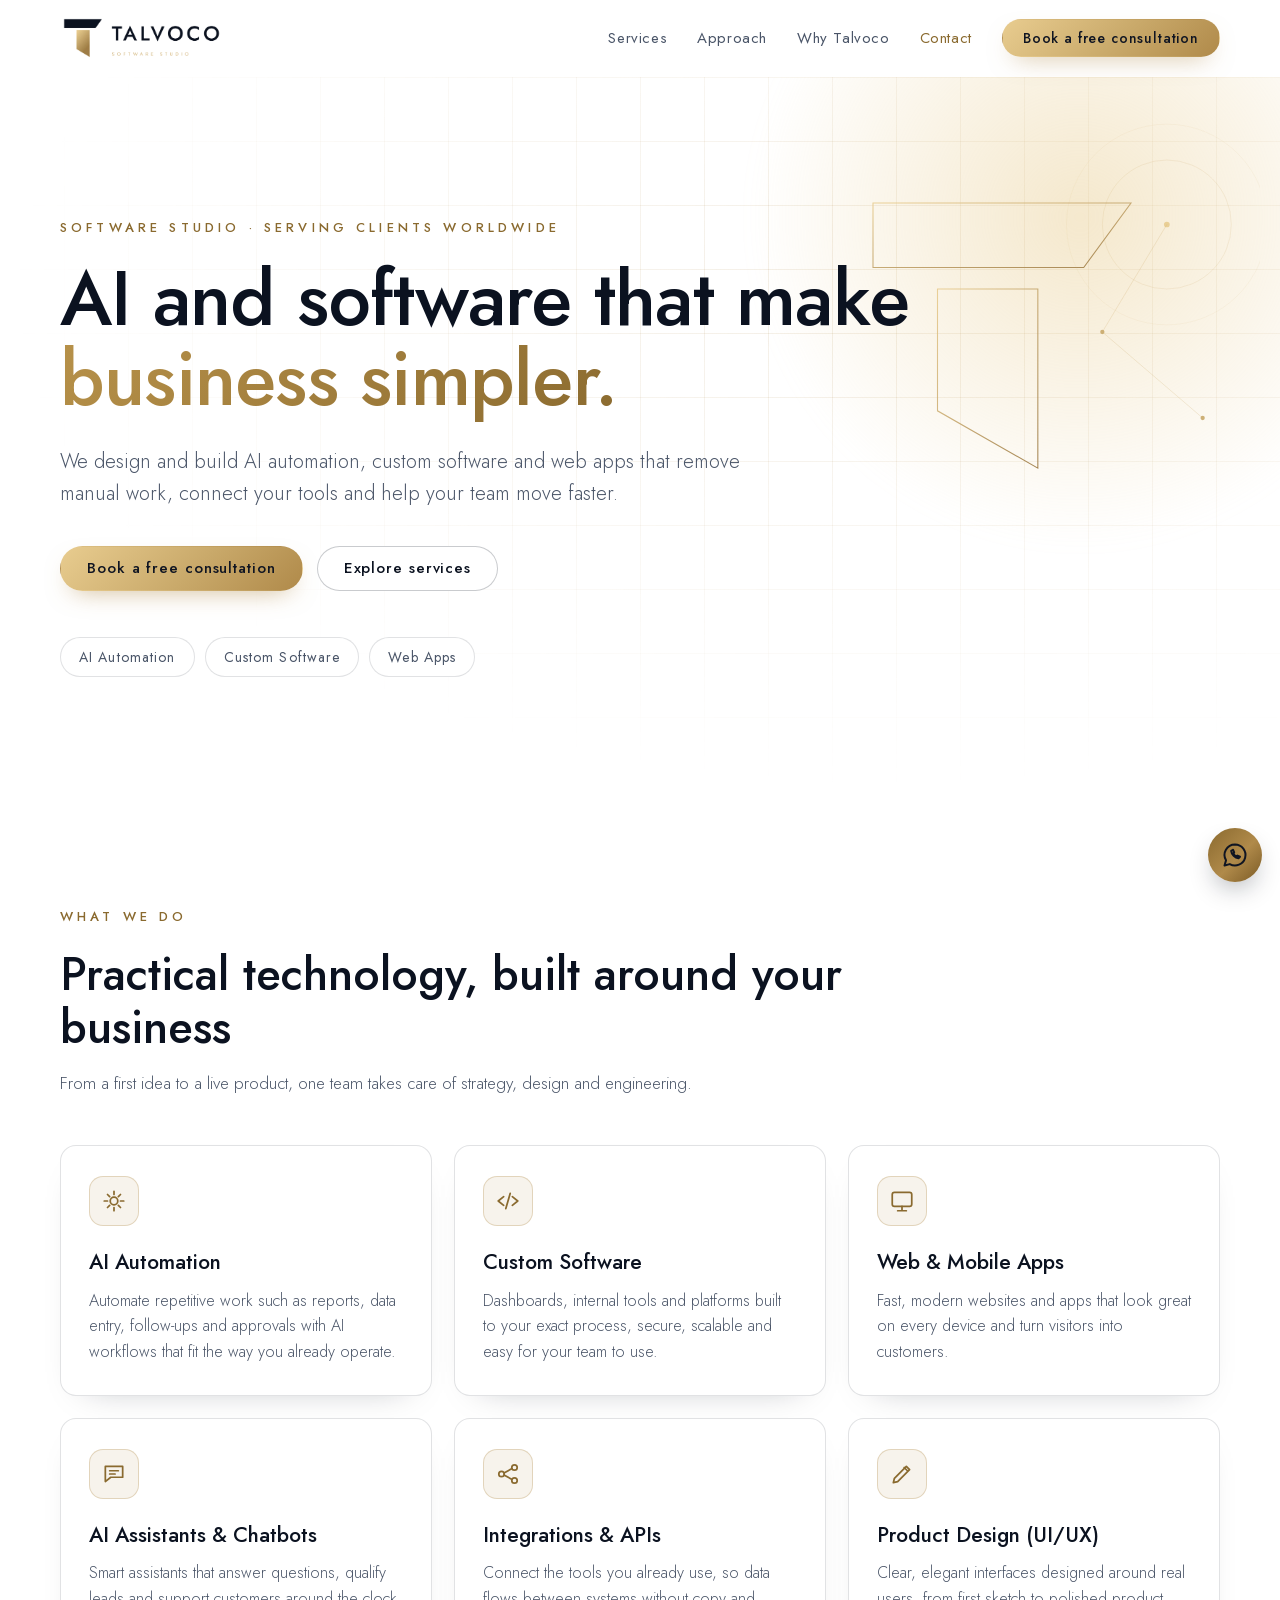
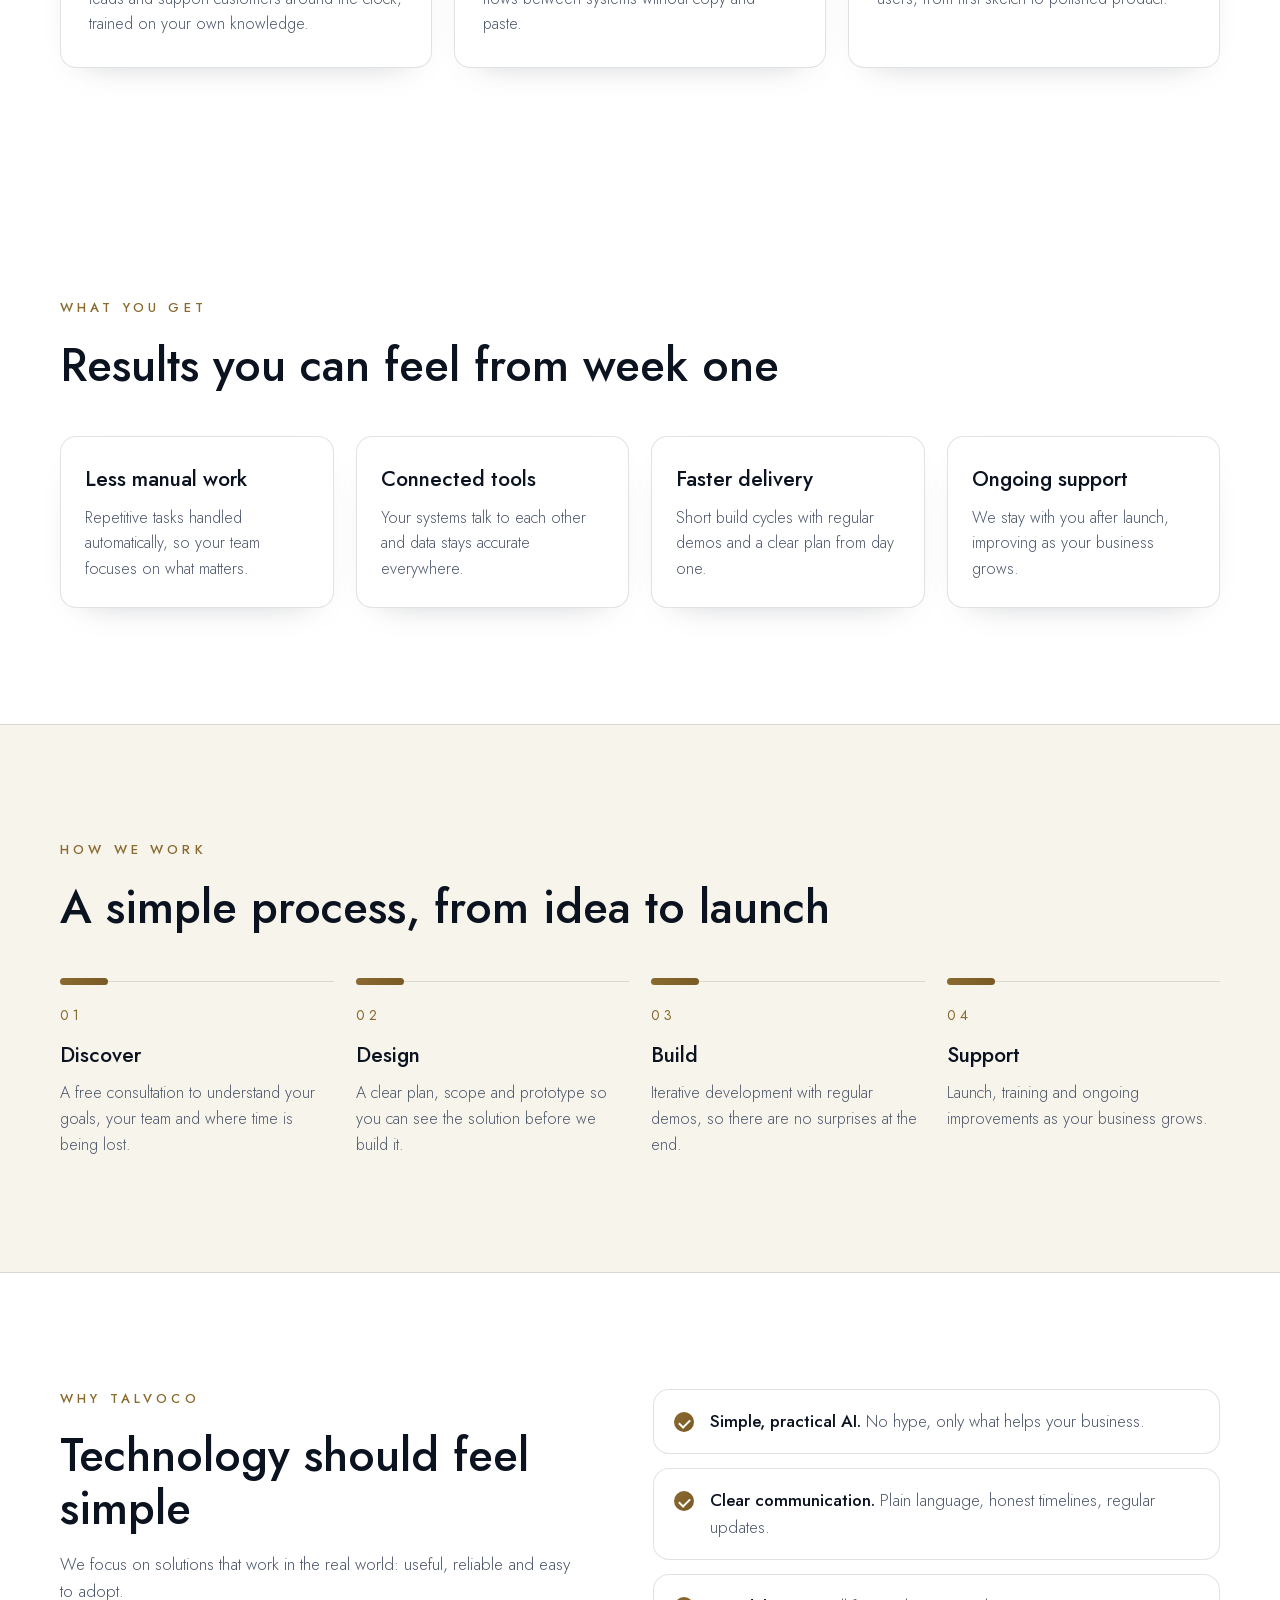
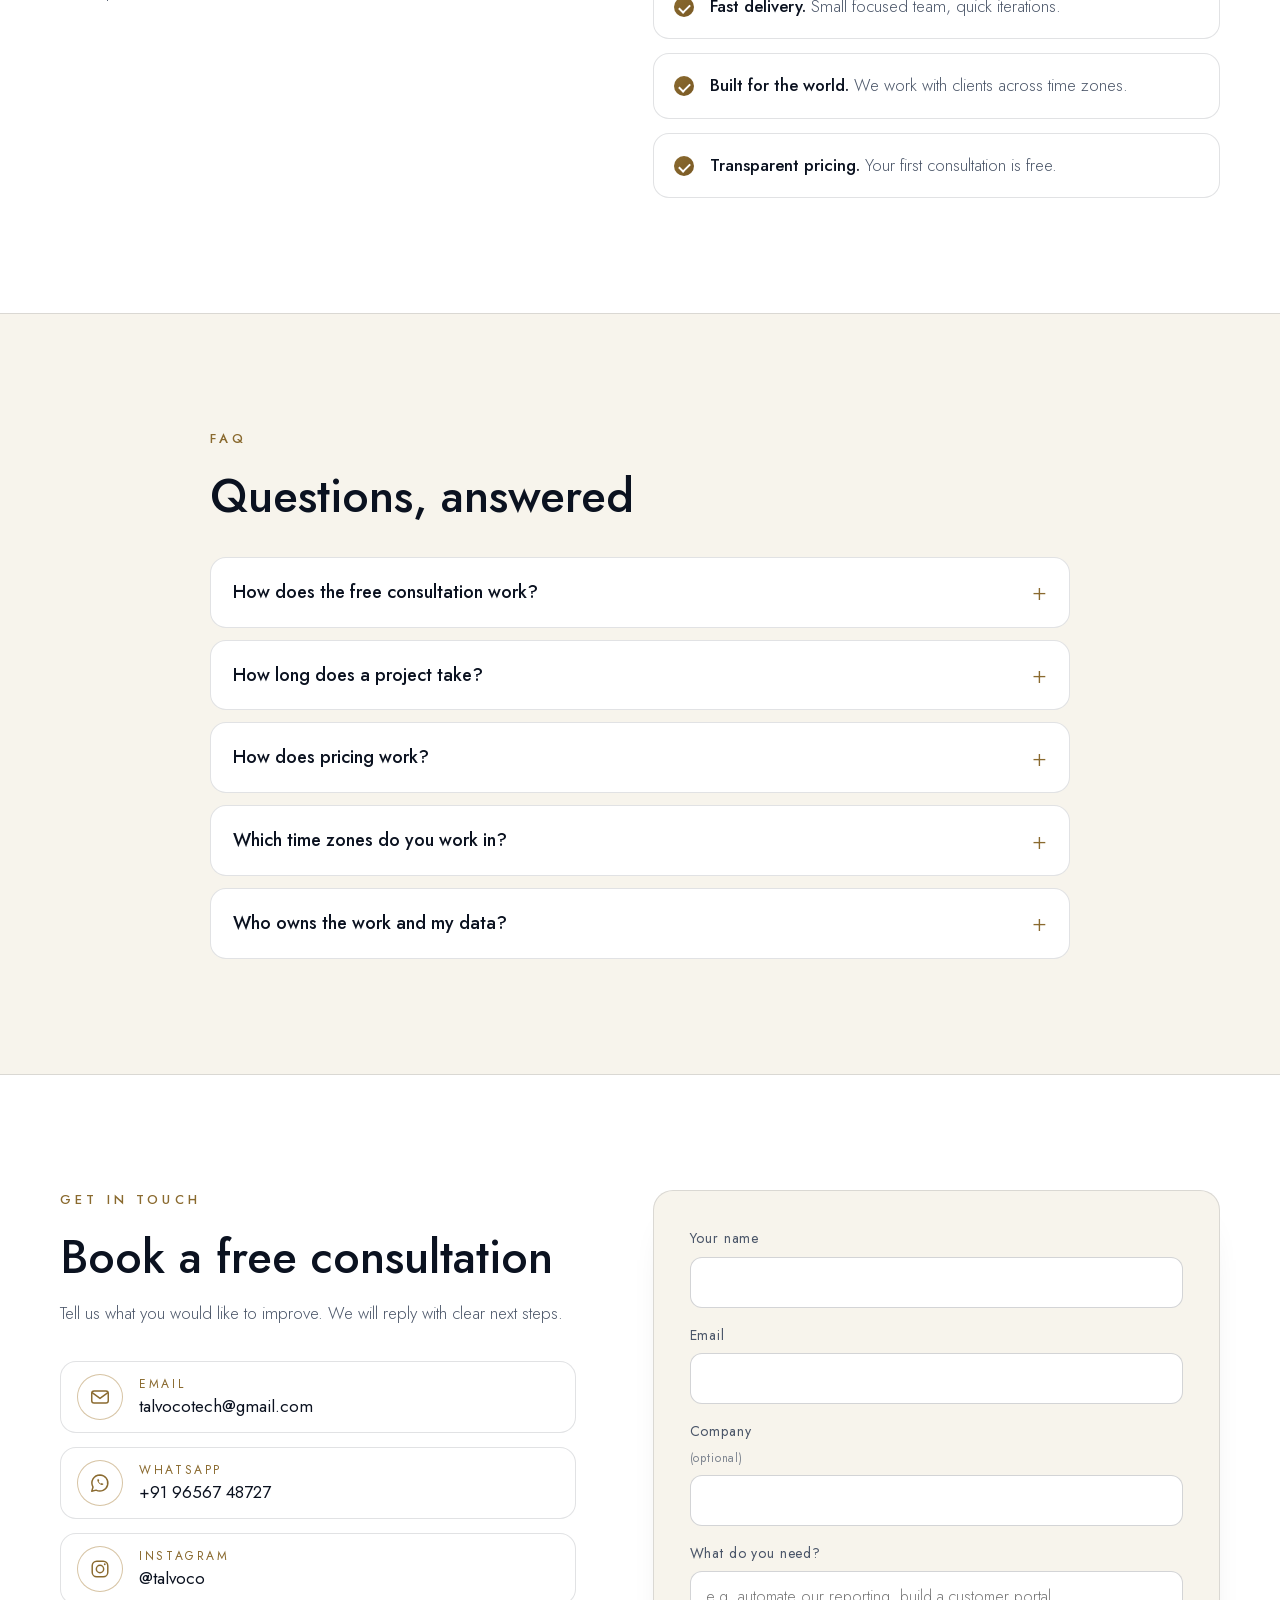
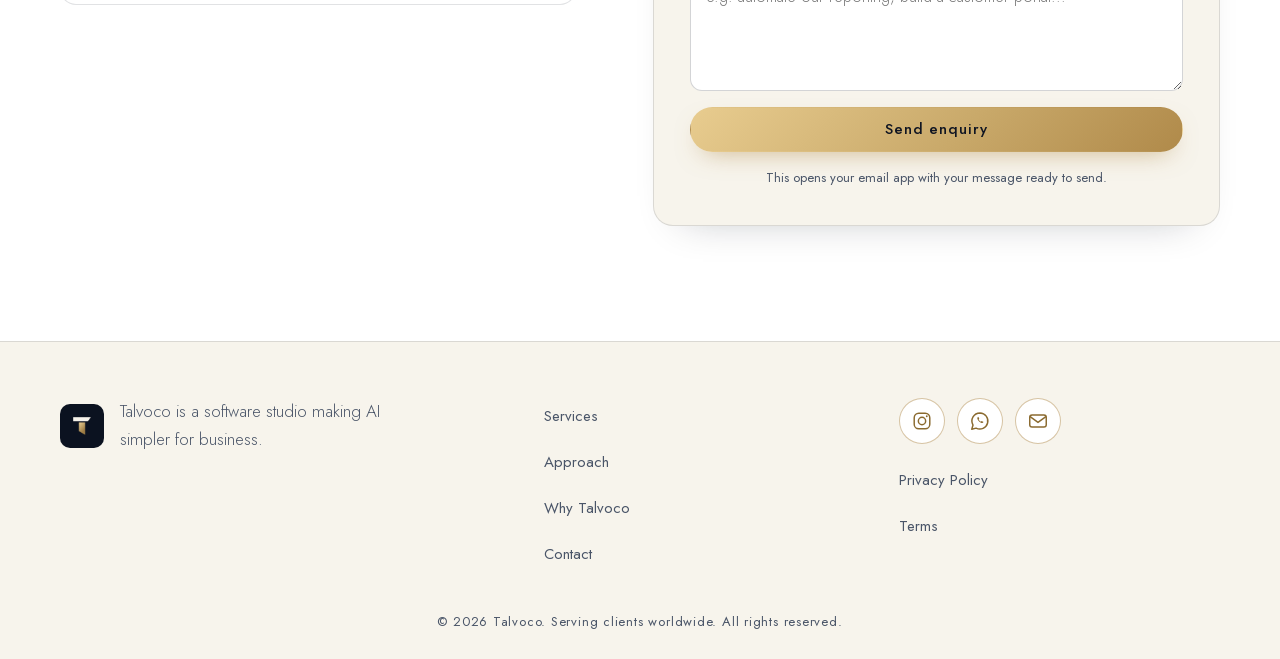
<file: index.html>
<!doctype html>
<html lang="en">
<head>
<meta charset="utf-8">
<meta name="viewport" content="width=device-width, initial-scale=1">
<title>Talvoco | AI Automation, Custom Software & Web Apps</title>
<meta name="description" content="Talvoco is a software studio on a mission to make AI simpler for business. AI automation, custom software and web apps for companies worldwide. Book a free consultation.">
<meta name="theme-color" content="#FFFFFF">
<link rel="canonical" href="https://talvoco.com/">
<link rel="icon" href="assets/img/favicon.ico" sizes="any">
<link rel="icon" type="image/png" sizes="32x32" href="assets/img/favicon-32.png">
<link rel="apple-touch-icon" href="assets/img/apple-touch-icon.png">
<meta property="og:type" content="website">
<meta property="og:site_name" content="Talvoco">
<meta property="og:title" content="Talvoco | AI Automation, Custom Software & Web Apps">
<meta property="og:description" content="Making AI simpler for business. Serving clients worldwide. Book a free consultation.">
<meta property="og:url" content="https://talvoco.com/">
<meta property="og:image" content="https://talvoco.com/assets/img/og-image.jpg">
<meta name="twitter:card" content="summary_large_image">
<link rel="preload" href="assets/fonts/jost-latin.woff2" as="font" type="font/woff2" crossorigin>
<link rel="manifest" href="site.webmanifest">
<link rel="stylesheet" href="assets/css/style.css">
<script type="application/ld+json">{"@context":"https://schema.org","@type":"ProfessionalService","name":"Talvoco","url":"https://talvoco.com","logo":"https://talvoco.com/assets/img/mark.png","image":"https://talvoco.com/assets/img/og-image.jpg","email":"talvocotech@gmail.com","areaServed":"Worldwide","sameAs":["https://www.instagram.com/talvoco"],"description":"Software studio: AI automation, custom software and web apps for businesses worldwide.","makesOffer":[{"@type":"Offer","itemOffered":{"@type":"Service","name":"AI Automation"}},{"@type":"Offer","itemOffered":{"@type":"Service","name":"Custom Software"}},{"@type":"Offer","itemOffered":{"@type":"Service","name":"Web and Mobile Apps"}},{"@type":"Offer","itemOffered":{"@type":"Service","name":"AI Assistants and Chatbots"}}]}</script>
</head>
<body>
<a class="skip" href="#main">Skip to content</a>
<header class="site-header" id="top">
  <div class="wrap bar">
    <a class="brand" href="#top" aria-label="Talvoco home"><img src="assets/img/logo-light.webp" alt="Talvoco Software Studio" width="180" height="51"></a>
    <nav id="nav" class="nav" aria-label="Main">
      <a href="#services">Services</a><a href="#approach">Approach</a><a href="#why">Why Talvoco</a><a href="#contact">Contact</a><a class="btn btn-gold nav-cta" href="#contact">Book a free consultation</a>
    </nav>
    <a class="btn btn-gold btn-sm hide-sm" href="#contact">Book a free consultation</a>
    <button class="burger" id="burger" aria-label="Menu" aria-expanded="false" aria-controls="nav"><span></span><span></span></button>
  </div>
</header>

<main id="main">
<section class="hero">
  <div class="glow" aria-hidden="true"></div>
    <div class="wrap hero-in">
    <div class="hero-top">
    <p class="eyebrow">Software Studio<span class="hide-xs"> · Serving clients worldwide</span></p>
    <h1>AI and software that make <span class="gold-text">business simpler.</span></h1>
    <p class="lead">We design and build AI automation, custom software and web apps that remove manual work<span class="hide-xs">, connect your tools and help your team move faster</span>.</p>
    </div>
    <svg class="hero-art" viewBox="0 0 600 600" aria-hidden="true"><defs><linearGradient id="g1" x1="0" y1="0" x2="1" y2="1"><stop offset="0" stop-color="#E8CC8F"/><stop offset="1" stop-color="#9C7A44"/></linearGradient></defs>
    <path d="M60 120h360l-66 90H60z" fill="none" stroke="url(#g1)" stroke-width="1.5"/>
    <path d="M150 240h140v250l-140-80z" fill="none" stroke="url(#g1)" stroke-width="1.5"/>
    <circle cx="470" cy="150" r="90" fill="none" stroke="#C9A96A" stroke-opacity=".25"/><circle cx="470" cy="150" r="140" fill="none" stroke="#C9A96A" stroke-opacity=".12"/>
    <circle cx="470" cy="150" r="4" fill="#E8CC8F"/><circle cx="380" cy="300" r="3" fill="#C9A96A"/><circle cx="520" cy="420" r="3" fill="#C9A96A"/>
    <path d="M470 150L380 300L520 420" fill="none" stroke="#C9A96A" stroke-opacity=".35"/></svg>
    <div class="hero-bottom">
    <div class="cta-row"><a class="btn btn-gold" href="#contact">Book a free consultation</a><a class="btn btn-ghost" href="#services">Explore services</a></div>
    <ul class="pills" aria-label="What we do"><li>AI Automation</li><li>Custom Software</li><li>Web Apps</li></ul>
    </div>
  </div>
</section>

<section id="services" class="section">
  <div class="wrap">
    <p class="eyebrow">What we do</p>
    <h2>Practical technology, built around your business</h2>
    <p class="sub">From a first idea to a live product, one team takes care of strategy, design and engineering.</p>
    <div class="grid3 snap">
      <article class="panel reveal"><span class="ico"><svg viewBox="0 0 24 24"><path d="M12 3v3M12 18v3M3 12h3M18 12h3M6 6l2 2M16 16l2 2M18 6l-2 2M8 16l-2 2"/><circle cx="12" cy="12" r="3.5"/></svg></span><h3>AI Automation</h3><p>Automate repetitive work such as reports, data entry, follow-ups and approvals with AI workflows that fit the way you already operate.</p></article>
      <article class="panel reveal"><span class="ico"><svg viewBox="0 0 24 24"><path d="M8 8l-5 4 5 4M16 8l5 4-5 4M14 5l-4 14"/></svg></span><h3>Custom Software</h3><p>Dashboards, internal tools and platforms built to your exact process, secure, scalable and easy for your team to use.</p></article>
      <article class="panel reveal"><span class="ico"><svg viewBox="0 0 24 24"><rect x="3" y="4" width="18" height="13" rx="2"/><path d="M8 21h8M12 17v4"/></svg></span><h3>Web &amp; Mobile Apps</h3><p>Fast, modern websites and apps that look great on every device and turn visitors into customers.</p></article>
      <article class="panel reveal"><span class="ico"><svg viewBox="0 0 24 24"><path d="M4 5h16v10H9l-5 4z"/><path d="M8 9h8M8 12h5"/></svg></span><h3>AI Assistants &amp; Chatbots</h3><p>Smart assistants that answer questions, qualify leads and support customers around the clock, trained on your own knowledge.</p></article>
      <article class="panel reveal"><span class="ico"><svg viewBox="0 0 24 24"><circle cx="6" cy="12" r="2.5"/><circle cx="18" cy="6" r="2.5"/><circle cx="18" cy="18" r="2.5"/><path d="M8.3 11l7.4-4M8.3 13l7.4 4"/></svg></span><h3>Integrations &amp; APIs</h3><p>Connect the tools you already use, so data flows between systems without copy and paste.</p></article>
      <article class="panel reveal"><span class="ico"><svg viewBox="0 0 24 24"><path d="M4 20l4-1 11-11-3-3L5 16z"/><path d="M14 6l3 3"/></svg></span><h3>Product Design (UI/UX)</h3><p>Clear, elegant interfaces designed around real users, from first sketch to polished product.</p></article>
    </div>
  </div>
</section>

<section class="section outcomes" aria-label="What you get">
  <div class="wrap">
    <p class="eyebrow">What you get</p>
    <h2>Results you can feel from week one</h2>
    <ul class="grid4">
      <li class="reveal"><h3>Less manual work</h3><p>Repetitive tasks handled automatically, so your team focuses on what matters.</p></li>
      <li class="reveal"><h3>Connected tools</h3><p>Your systems talk to each other and data stays accurate everywhere.</p></li>
      <li class="reveal"><h3>Faster delivery</h3><p>Short build cycles with regular demos and a clear plan from day one.</p></li>
      <li class="reveal"><h3>Ongoing support</h3><p>We stay with you after launch, improving as your business grows.</p></li>
    </ul>
  </div>
</section>

<section id="approach" class="section alt">
  <div class="wrap">
    <p class="eyebrow">How we work</p>
    <h2>A simple process, from idea to launch</h2>
    <ol class="steps">
      <li class="reveal"><span class="num">01</span><h3>Discover</h3><p>A free consultation to understand your goals, your team and where time is being lost.</p></li>
      <li class="reveal"><span class="num">02</span><h3>Design</h3><p>A clear plan, scope and prototype so you can see the solution before we build it.</p></li>
      <li class="reveal"><span class="num">03</span><h3>Build</h3><p>Iterative development with regular demos, so there are no surprises at the end.</p></li>
      <li class="reveal"><span class="num">04</span><h3>Support</h3><p>Launch, training and ongoing improvements as your business grows.</p></li>
    </ol>
  </div>
</section>

<section id="why" class="section">
  <div class="wrap split">
    <div>
      <p class="eyebrow">Why Talvoco</p>
      <h2>Technology should feel simple</h2>
      <p class="sub">We focus on solutions that work in the real world: useful, reliable and easy to adopt.</p>
    </div>
    <ul class="checks">
      <li><b>Simple, practical AI.</b> No hype, only what helps your business.</li>
      <li><b>Clear communication.</b> Plain language, honest timelines, regular updates.</li>
      <li><b>Fast delivery.</b> Small focused team, quick iterations.</li>
      <li><b>Built for the world.</b> We work with clients across time zones.</li>
      <li><b>Transparent pricing.</b> Your first consultation is free.</li>
    </ul>
  </div>
</section>

<section id="faq" class="section alt">
  <div class="wrap faq-wrap">
    <p class="eyebrow">FAQ</p>
    <h2>Questions, answered</h2>
    <div class="faq">
      <details><summary>How does the free consultation work?</summary><p>You tell us what you want to improve in a short call or by message. We listen, ask a few questions and suggest the simplest way forward, with no obligation.</p></details>
      <details><summary>How long does a project take?</summary><p>It depends on scope. Small automations can be ready in days, larger platforms take weeks. After the consultation we give you a clear plan and timeline.</p></details>
      <details><summary>How does pricing work?</summary><p>We quote per project after understanding your needs, so you know the cost before we start. There are no hidden charges.</p></details>
      <details><summary>Which time zones do you work in?</summary><p>We work with clients worldwide and arrange calls and updates at times that suit your team.</p></details>
      <details><summary>Who owns the work and my data?</summary><p>You do. Your data stays yours, and we agree ownership of the finished work in writing before we begin.</p></details>
    </div>
  </div>
</section>

<section id="contact" class="section">
  <div class="wrap split">
    <div>
      <p class="eyebrow">Get in touch</p>
      <h2>Book a free consultation</h2>
      <p class="sub">Tell us what you would like to improve. We will reply with clear next steps.</p>
      <ul class="contact-list">
        <li><a class="ci" href="mailto:talvocotech@gmail.com"><span class="soc"><svg viewBox="0 0 24 24" aria-hidden="true"><rect x="3" y="5.5" width="18" height="13" rx="2.5"/><path d="M3.8 7.5l8.2 6 8.2-6"/></svg></span><span class="ct"><small>Email</small>talvocotech@gmail.com</span></a></li>
        <li><a class="ci" href="https://wa.me/919656748727" target="_blank" rel="noopener"><span class="soc"><svg viewBox="0 0 24 24" aria-hidden="true"><path d="M12 3.2a8.8 8.8 0 0 0-7.6 13.2L3 21l4.7-1.2A8.8 8.8 0 1 0 12 3.2z"/><path d="M9 8.4c.2 2.9 2.9 5.6 5.7 5.9l1.2-1.2-2.1-1-.9.7a4.6 4.6 0 0 1-2.4-2.4l.7-.9-1-2.1z" fill="currentColor" stroke="none"/></svg></span><span class="ct"><small>WhatsApp</small>+91 96567 48727</span></a></li>
        <li><a class="ci" href="https://www.instagram.com/talvoco" target="_blank" rel="noopener"><span class="soc"><svg viewBox="0 0 24 24" aria-hidden="true"><rect x="3.5" y="3.5" width="17" height="17" rx="5"/><circle cx="12" cy="12" r="4"/><circle cx="17.2" cy="6.8" r="1" fill="currentColor" stroke="none"/></svg></span><span class="ct"><small>Instagram</small>@talvoco</span></a></li>
      </ul>
    </div>
    <form id="form" class="form" novalidate aria-describedby="note">
      <label>Your name<input name="name" required autocomplete="name"></label>
      <label>Email<input name="email" type="email" required autocomplete="email"></label>
      <label>Company <small>(optional)</small><input name="company" autocomplete="organization"></label>
      <label>What do you need?<textarea name="need" rows="4" required placeholder="e.g. automate our reporting, build a customer portal..."></textarea></label>
      <button class="btn btn-gold" type="submit">Send enquiry</button>
      <p class="note" id="note" role="status">This opens your email app with your message ready to send.</p>
    </form>
  </div>
</section>
</main>

<footer class="site-footer">
  <div class="wrap foot">
    <div class="foot-brand"><img src="assets/img/mark.png" alt="" width="44" height="44"><p>Talvoco is a software studio making AI simpler for business.</p></div>
    <nav aria-label="Footer"><a href="#services">Services</a><a href="#approach">Approach</a><a href="#why">Why Talvoco</a><a href="#contact">Contact</a></nav>
    <div class="foot-links"><div class="socials"><a class="soc" href="https://www.instagram.com/talvoco" target="_blank" rel="noopener" aria-label="Instagram"><svg viewBox="0 0 24 24" aria-hidden="true"><rect x="3.5" y="3.5" width="17" height="17" rx="5"/><circle cx="12" cy="12" r="4"/><circle cx="17.2" cy="6.8" r="1" fill="currentColor" stroke="none"/></svg></a><a class="soc" href="https://wa.me/919656748727" target="_blank" rel="noopener" aria-label="WhatsApp"><svg viewBox="0 0 24 24" aria-hidden="true"><path d="M12 3.2a8.8 8.8 0 0 0-7.6 13.2L3 21l4.7-1.2A8.8 8.8 0 1 0 12 3.2z"/><path d="M9 8.4c.2 2.9 2.9 5.6 5.7 5.9l1.2-1.2-2.1-1-.9.7a4.6 4.6 0 0 1-2.4-2.4l.7-.9-1-2.1z" fill="currentColor" stroke="none"/></svg></a><a class="soc" href="mailto:talvocotech@gmail.com" aria-label="Email"><svg viewBox="0 0 24 24" aria-hidden="true"><rect x="3" y="5.5" width="18" height="13" rx="2.5"/><path d="M3.8 7.5l8.2 6 8.2-6"/></svg></a></div><a href="privacy.html">Privacy Policy</a><a href="terms.html">Terms</a></div>
  </div>
  <p class="copy">© <span id="yr">2026</span> Talvoco. Serving clients worldwide. All rights reserved.</p>
</footer>
<a class="wa-float" href="https://wa.me/919656748727" target="_blank" rel="noopener" aria-label="Chat on WhatsApp"><svg viewBox="0 0 24 24" aria-hidden="true"><path d="M12 3a9 9 0 0 0-7.7 13.6L3 21l4.5-1.2A9 9 0 1 0 12 3z"/><path d="M8.7 8.5c.3 3 3.3 6 6.3 6.3l1.3-1.3-2.2-1-1 .7a5 5 0 0 1-2.5-2.5l.7-1-1-2.2z"/></svg></a>
<button class="to-top" id="toTop" aria-label="Back to top"><svg viewBox="0 0 24 24" aria-hidden="true"><path d="M6 15l6-6 6 6"/></svg></button>
<script src="assets/js/main.js" defer></script>
</body>
</html>
</file>
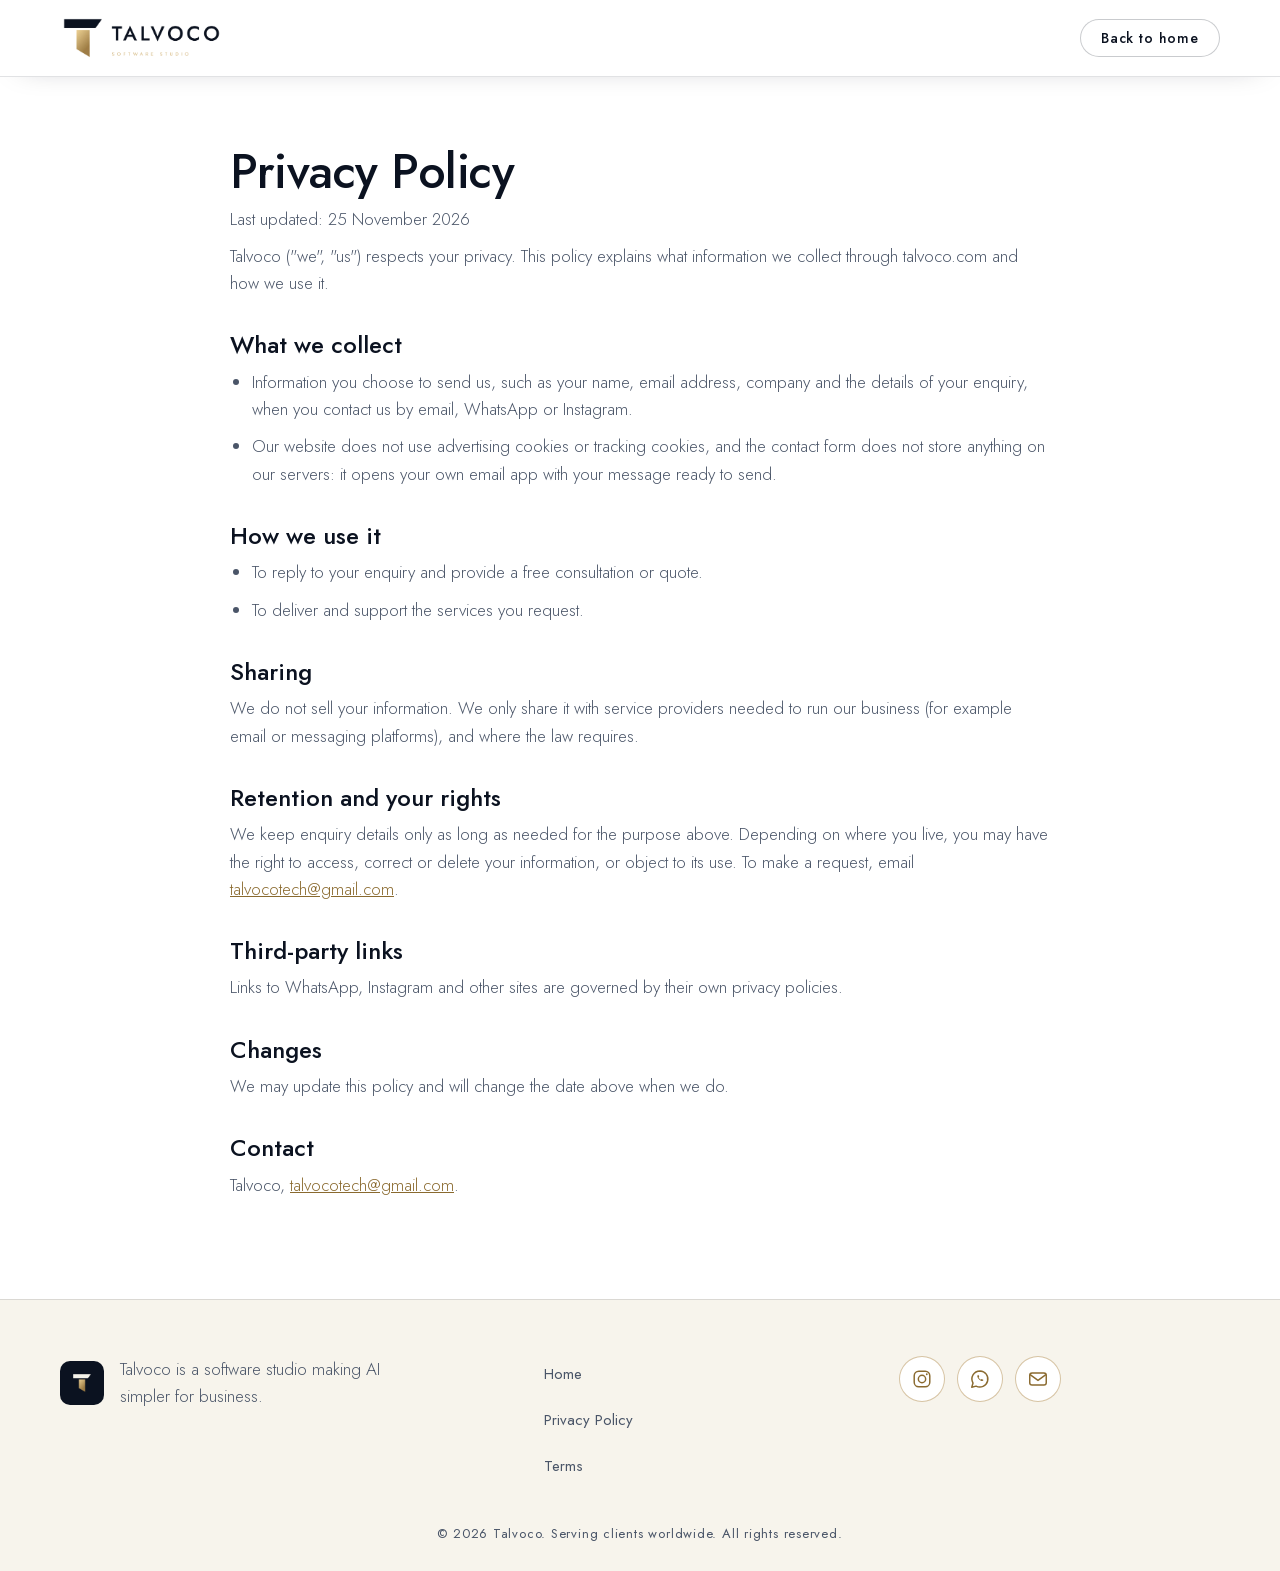
<file: privacy.html>
<!doctype html>
<html lang="en"><head><meta charset="utf-8"><meta name="viewport" content="width=device-width, initial-scale=1">
<title>Privacy Policy | Talvoco</title><meta name="description" content="How Talvoco collects and uses information."><meta name="theme-color" content="#FFFFFF"><meta name="robots" content="index,follow">
<link rel="canonical" href="https://talvoco.com/privacy.html"><link rel="icon" href="assets/img/favicon.ico" sizes="any"><link rel="apple-touch-icon" href="assets/img/apple-touch-icon.png">
<link rel="preload" href="assets/fonts/jost-latin.woff2" as="font" type="font/woff2" crossorigin><link rel="stylesheet" href="assets/css/style.css"></head>
<body><header class="site-header scrolled"><div class="wrap bar"><a class="brand" href="/" aria-label="Talvoco home"><img src="assets/img/logo-light.webp" alt="Talvoco Software Studio" width="180" height="51"></a><a class="btn btn-ghost btn-sm" style="margin-left:auto" href="/">Back to home</a></div></header>
<main class="legal"><div class="wrap">
<h1>Privacy Policy</h1><p>Last updated: 25 November 2026</p>
<p>Talvoco ("we", "us") respects your privacy. This policy explains what information we collect through talvoco.com and how we use it.</p>
<h2>What we collect</h2><ul><li>Information you choose to send us, such as your name, email address, company and the details of your enquiry, when you contact us by email, WhatsApp or Instagram.</li><li>Our website does not use advertising cookies or tracking cookies, and the contact form does not store anything on our servers: it opens your own email app with your message ready to send.</li></ul>
<h2>How we use it</h2><ul><li>To reply to your enquiry and provide a free consultation or quote.</li><li>To deliver and support the services you request.</li></ul>
<h2>Sharing</h2><p>We do not sell your information. We only share it with service providers needed to run our business (for example email or messaging platforms), and where the law requires.</p>
<h2>Retention and your rights</h2><p>We keep enquiry details only as long as needed for the purpose above. Depending on where you live, you may have the right to access, correct or delete your information, or object to its use. To make a request, email <a href="mailto:talvocotech@gmail.com">talvocotech@gmail.com</a>.</p>
<h2>Third-party links</h2><p>Links to WhatsApp, Instagram and other sites are governed by their own privacy policies.</p>
<h2>Changes</h2><p>We may update this policy and will change the date above when we do.</p>
<h2>Contact</h2><p>Talvoco, <a href="mailto:talvocotech@gmail.com">talvocotech@gmail.com</a>.</p>
</div></main>
<footer class="site-footer"><div class="wrap foot"><div class="foot-brand"><img src="assets/img/mark.png" alt="" width="44" height="44"><p>Talvoco is a software studio making AI simpler for business.</p></div><nav aria-label="Footer"><a href="/">Home</a><a href="privacy.html">Privacy Policy</a><a href="terms.html">Terms</a></nav><div class="foot-links"><div class="socials"><a class="soc" href="https://www.instagram.com/talvoco" target="_blank" rel="noopener" aria-label="Instagram"><svg viewBox="0 0 24 24" aria-hidden="true"><rect x="3.5" y="3.5" width="17" height="17" rx="5"/><circle cx="12" cy="12" r="4"/><circle cx="17.2" cy="6.8" r="1" fill="currentColor" stroke="none"/></svg></a><a class="soc" href="https://wa.me/919656748727" target="_blank" rel="noopener" aria-label="WhatsApp"><svg viewBox="0 0 24 24" aria-hidden="true"><path d="M12 3.2a8.8 8.8 0 0 0-7.6 13.2L3 21l4.7-1.2A8.8 8.8 0 1 0 12 3.2z"/><path d="M9 8.4c.2 2.9 2.9 5.6 5.7 5.9l1.2-1.2-2.1-1-.9.7a4.6 4.6 0 0 1-2.4-2.4l.7-.9-1-2.1z" fill="currentColor" stroke="none"/></svg></a><a class="soc" href="mailto:talvocotech@gmail.com" aria-label="Email"><svg viewBox="0 0 24 24" aria-hidden="true"><rect x="3" y="5.5" width="18" height="13" rx="2.5"/><path d="M3.8 7.5l8.2 6 8.2-6"/></svg></a></div></div></div><p class="copy">© 2026 Talvoco. Serving clients worldwide. All rights reserved.</p></footer></body></html>
</file>
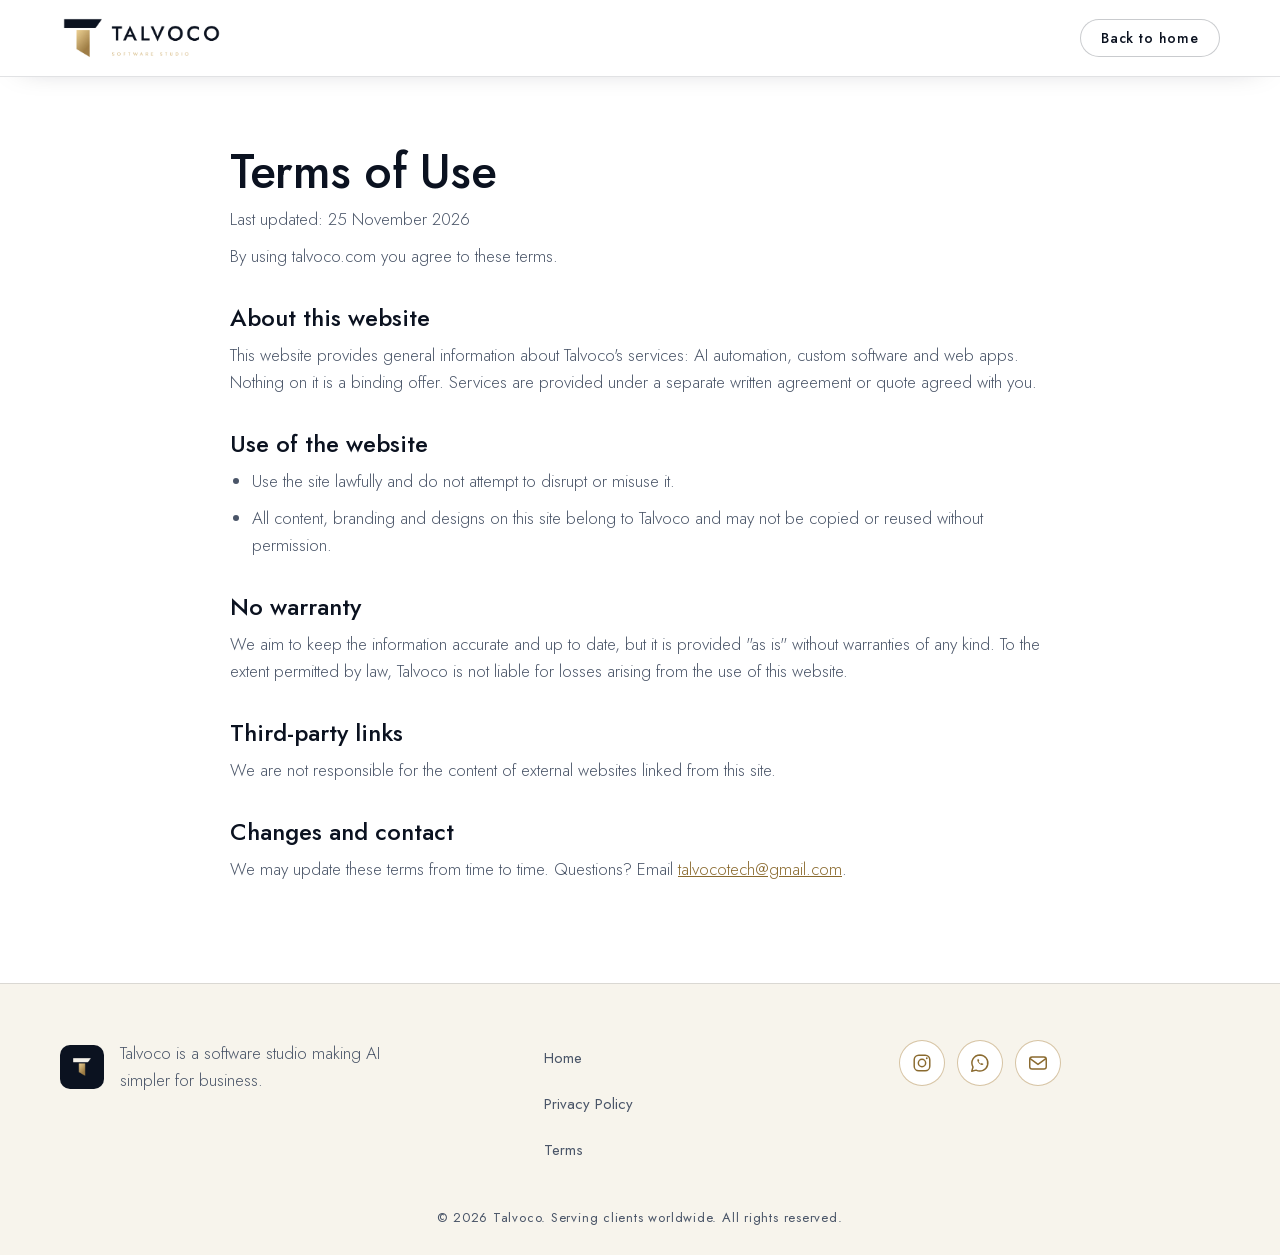
<file: terms.html>
<!doctype html>
<html lang="en"><head><meta charset="utf-8"><meta name="viewport" content="width=device-width, initial-scale=1">
<title>Terms of Use | Talvoco</title><meta name="description" content="Terms of use for the Talvoco website."><meta name="theme-color" content="#FFFFFF"><meta name="robots" content="index,follow">
<link rel="canonical" href="https://talvoco.com/terms.html"><link rel="icon" href="assets/img/favicon.ico" sizes="any"><link rel="apple-touch-icon" href="assets/img/apple-touch-icon.png">
<link rel="preload" href="assets/fonts/jost-latin.woff2" as="font" type="font/woff2" crossorigin><link rel="stylesheet" href="assets/css/style.css"></head>
<body><header class="site-header scrolled"><div class="wrap bar"><a class="brand" href="/" aria-label="Talvoco home"><img src="assets/img/logo-light.webp" alt="Talvoco Software Studio" width="180" height="51"></a><a class="btn btn-ghost btn-sm" style="margin-left:auto" href="/">Back to home</a></div></header>
<main class="legal"><div class="wrap">
<h1>Terms of Use</h1><p>Last updated: 25 November 2026</p>
<p>By using talvoco.com you agree to these terms.</p>
<h2>About this website</h2><p>This website provides general information about Talvoco's services: AI automation, custom software and web apps. Nothing on it is a binding offer. Services are provided under a separate written agreement or quote agreed with you.</p>
<h2>Use of the website</h2><ul><li>Use the site lawfully and do not attempt to disrupt or misuse it.</li><li>All content, branding and designs on this site belong to Talvoco and may not be copied or reused without permission.</li></ul>
<h2>No warranty</h2><p>We aim to keep the information accurate and up to date, but it is provided "as is" without warranties of any kind. To the extent permitted by law, Talvoco is not liable for losses arising from the use of this website.</p>
<h2>Third-party links</h2><p>We are not responsible for the content of external websites linked from this site.</p>
<h2>Changes and contact</h2><p>We may update these terms from time to time. Questions? Email <a href="mailto:talvocotech@gmail.com">talvocotech@gmail.com</a>.</p>
</div></main>
<footer class="site-footer"><div class="wrap foot"><div class="foot-brand"><img src="assets/img/mark.png" alt="" width="44" height="44"><p>Talvoco is a software studio making AI simpler for business.</p></div><nav aria-label="Footer"><a href="/">Home</a><a href="privacy.html">Privacy Policy</a><a href="terms.html">Terms</a></nav><div class="foot-links"><div class="socials"><a class="soc" href="https://www.instagram.com/talvoco" target="_blank" rel="noopener" aria-label="Instagram"><svg viewBox="0 0 24 24" aria-hidden="true"><rect x="3.5" y="3.5" width="17" height="17" rx="5"/><circle cx="12" cy="12" r="4"/><circle cx="17.2" cy="6.8" r="1" fill="currentColor" stroke="none"/></svg></a><a class="soc" href="https://wa.me/919656748727" target="_blank" rel="noopener" aria-label="WhatsApp"><svg viewBox="0 0 24 24" aria-hidden="true"><path d="M12 3.2a8.8 8.8 0 0 0-7.6 13.2L3 21l4.7-1.2A8.8 8.8 0 1 0 12 3.2z"/><path d="M9 8.4c.2 2.9 2.9 5.6 5.7 5.9l1.2-1.2-2.1-1-.9.7a4.6 4.6 0 0 1-2.4-2.4l.7-.9-1-2.1z" fill="currentColor" stroke="none"/></svg></a><a class="soc" href="mailto:talvocotech@gmail.com" aria-label="Email"><svg viewBox="0 0 24 24" aria-hidden="true"><rect x="3" y="5.5" width="18" height="13" rx="2.5"/><path d="M3.8 7.5l8.2 6 8.2-6"/></svg></a></div></div></div><p class="copy">© 2026 Talvoco. Serving clients worldwide. All rights reserved.</p></footer></body></html>
</file>
<file: assets/css/style.css>
@font-face{font-family:'Jost';font-style:normal;font-weight:300 600;font-display:swap;src:url(../fonts/jost-latin.woff2) format('woff2')}
:root{--navy:#0B1220;--navy2:#101A2E;--navy3:#162239;--ivory:#F5F2EA;--muted:#A9B2C3;--gold:#C9A96A;--gold1:#E8CC8F;--gold2:#9C7A44;--line:rgba(201,169,106,.22);--r:16px;--max:1160px}
*{box-sizing:border-box;margin:0;padding:0}
html{scroll-behavior:smooth;scroll-padding-top:84px}
body{font-family:'Jost',system-ui,-apple-system,'Segoe UI',Roboto,sans-serif;background:var(--navy);color:var(--ivory);line-height:1.6;font-size:17px;-webkit-font-smoothing:antialiased;overflow-x:hidden}
img{max-width:100%;display:block}a{color:inherit;text-decoration:none}ul,ol{list-style:none}
.wrap{width:min(var(--max),92%);margin:0 auto}
.skip{position:absolute;left:-999px;top:8px;background:var(--gold);color:var(--navy);padding:8px 14px;border-radius:8px;z-index:100}.skip:focus{left:8px}
:focus-visible{outline:2px solid var(--gold1);outline-offset:3px;border-radius:6px}
/* header */
.site-header{position:sticky;top:0;z-index:50;background:rgba(11,18,32,.82);backdrop-filter:blur(14px);-webkit-backdrop-filter:blur(14px);border-bottom:1px solid transparent;transition:border-color .3s}
.site-header.scrolled{border-bottom-color:var(--line)}
.bar{display:flex;align-items:center;gap:28px;height:76px}
.brand img{height:46px;width:auto}
.nav{display:flex;gap:26px;margin-left:auto;font-size:15px;letter-spacing:.04em}
.nav a{color:var(--muted);transition:color .2s}.nav a:hover{color:var(--gold1)}
.burger{display:none;margin-left:auto;background:none;border:0;width:42px;height:42px;cursor:pointer;position:relative}
.burger span{position:absolute;left:9px;right:9px;height:2px;background:var(--ivory);transition:.3s}.burger span:first-child{top:16px}.burger span:last-child{top:25px}
.burger[aria-expanded=true] span:first-child{top:20px;transform:rotate(45deg)}.burger[aria-expanded=true] span:last-child{top:20px;transform:rotate(-45deg)}
/* buttons */
.btn{display:inline-flex;align-items:center;justify-content:center;gap:8px;padding:14px 26px;border-radius:999px;font:500 15px/1 'Jost',sans-serif;letter-spacing:.06em;border:1px solid transparent;cursor:pointer;transition:transform .2s,box-shadow .25s,background .25s}
.btn-sm{padding:11px 20px;font-size:14px}
.btn-gold{background:linear-gradient(135deg,var(--gold1),var(--gold) 55%,var(--gold2));color:#101522;box-shadow:0 8px 28px -10px rgba(201,169,106,.6)}.btn-gold:hover{transform:translateY(-2px);box-shadow:0 14px 34px -10px rgba(201,169,106,.75)}
.btn-ghost{border-color:var(--line);color:var(--ivory);background:rgba(255,255,255,.02)}.btn-ghost:hover{border-color:var(--gold);background:rgba(201,169,106,.08)}
/* hero */
.hero{position:relative;padding:clamp(70px,11vw,150px) 0 clamp(60px,9vw,120px);overflow:hidden;isolation:isolate}
.hero:before{content:"";position:absolute;inset:0;z-index:-2;background-image:linear-gradient(rgba(201,169,106,.06) 1px,transparent 1px),linear-gradient(90deg,rgba(201,169,106,.06) 1px,transparent 1px);background-size:64px 64px;mask-image:radial-gradient(ellipse at 70% 30%,#000 10%,transparent 70%);-webkit-mask-image:radial-gradient(ellipse at 70% 30%,#000 10%,transparent 70%)}
.glow{position:absolute;z-index:-1;width:720px;height:720px;right:-160px;top:-220px;background:radial-gradient(circle,rgba(201,169,106,.22),transparent 65%);filter:blur(10px)}
.hero-art{position:absolute;right:max(1%,calc((100vw - var(--max))/2 - 40px));top:40px;width:min(430px,34vw);opacity:.9;z-index:-1;animation:float 9s ease-in-out infinite}
@keyframes float{50%{transform:translateY(-14px)}}
.hero-in{max-width:var(--max)}
.eyebrow{font-size:13px;letter-spacing:.32em;text-transform:uppercase;color:var(--gold);margin-bottom:20px;font-weight:500}
h1{font-size:clamp(38px,6.4vw,76px);line-height:1.06;font-weight:500;letter-spacing:-.01em;max-width:11.5em}
.gold-text{background:linear-gradient(135deg,var(--gold1),var(--gold) 50%,var(--gold2));-webkit-background-clip:text;background-clip:text;color:transparent}
.lead{max-width:36em;margin:26px 0 36px;color:var(--muted);font-size:clamp(17px,1.6vw,20px);font-weight:300}
.cta-row{display:flex;flex-wrap:wrap;gap:14px}
.pills{display:flex;flex-wrap:wrap;gap:10px;margin-top:46px}.pills li{border:1px solid var(--line);border-radius:999px;padding:8px 18px;font-size:14px;letter-spacing:.08em;color:var(--muted)}
/* sections */
.section{padding:clamp(64px,9vw,120px) 0}.alt{background:var(--navy2);border-block:1px solid var(--line)}
h2{font-size:clamp(28px,4vw,46px);line-height:1.15;font-weight:500;max-width:18em}
.sub{color:var(--muted);max-width:40em;margin-top:16px;font-weight:300}
h3{font-size:21px;font-weight:500;margin-bottom:8px}
.grid3{display:grid;grid-template-columns:repeat(3,1fr);gap:22px;margin-top:48px}
.panel{background:linear-gradient(180deg,var(--navy2),var(--navy));border:1px solid var(--line);border-radius:var(--r);padding:30px 28px;transition:transform .3s,border-color .3s,box-shadow .3s}
.panel:hover{transform:translateY(-6px);border-color:rgba(201,169,106,.55);box-shadow:0 24px 50px -28px rgba(201,169,106,.45)}
.panel p{color:var(--muted);font-weight:300;font-size:16px}
.ico{display:grid;place-items:center;width:50px;height:50px;border-radius:14px;border:1px solid var(--line);background:rgba(201,169,106,.08);margin-bottom:20px}
.ico svg{width:26px;height:26px;fill:none;stroke:var(--gold1);stroke-width:1.6;stroke-linecap:round;stroke-linejoin:round}
.steps{display:grid;grid-template-columns:repeat(4,1fr);gap:22px;margin-top:48px;counter-reset:s}
.steps li{position:relative;padding-top:22px;border-top:1px solid var(--line)}
.steps li:before{content:"";position:absolute;top:-4px;left:0;width:48px;height:7px;border-radius:4px;background:linear-gradient(90deg,var(--gold1),var(--gold2))}
.num{display:block;font-size:14px;letter-spacing:.3em;color:var(--gold);margin-bottom:12px}
.steps p{color:var(--muted);font-weight:300;font-size:16px}
.split{display:grid;grid-template-columns:1fr 1.1fr;gap:clamp(34px,6vw,90px);align-items:start}
.checks{display:grid;gap:14px}.checks li{position:relative;padding:18px 20px 18px 56px;border:1px solid var(--line);border-radius:var(--r);background:rgba(255,255,255,.02);color:var(--muted);font-weight:300}
.checks li b{color:var(--ivory);font-weight:500}
.checks li:before{content:"";position:absolute;left:20px;top:22px;width:20px;height:20px;border-radius:50%;background:linear-gradient(135deg,var(--gold1),var(--gold2))}
.checks li:after{content:"";position:absolute;left:27px;top:27px;width:5px;height:9px;border:solid var(--navy);border-width:0 2px 2px 0;transform:rotate(45deg)}
.chips{display:flex;flex-wrap:wrap;gap:12px;margin-top:34px}.chips li{padding:11px 22px;border:1px solid var(--line);border-radius:999px;background:var(--navy);font-size:15px;letter-spacing:.04em;color:var(--ivory)}
/* contact */
.contact-list{margin-top:34px;display:grid;gap:14px}.contact-list li{display:flex;gap:18px;align-items:baseline;border-bottom:1px solid var(--line);padding-bottom:14px}
.contact-list span{width:92px;font-size:13px;letter-spacing:.24em;text-transform:uppercase;color:var(--gold)}.contact-list a{color:var(--ivory)}.contact-list a:hover{color:var(--gold1)}
.form{display:grid;gap:16px;background:var(--navy2);border:1px solid var(--line);border-radius:20px;padding:clamp(22px,3vw,36px)}
.form label{display:grid;gap:7px;font-size:14px;letter-spacing:.06em;color:var(--muted)}.form small{opacity:.7}
.form input,.form textarea{font:300 16px 'Jost',sans-serif;color:var(--ivory);background:var(--navy);border:1px solid var(--line);border-radius:12px;padding:13px 15px;width:100%;transition:border-color .2s,box-shadow .2s}
.form input:focus,.form textarea:focus{outline:0;border-color:var(--gold);box-shadow:0 0 0 3px rgba(201,169,106,.15)}
.form [aria-invalid=true]{border-color:#e08a8a}
.note{font-size:13px;color:var(--muted);text-align:center}
/* footer */
.site-footer{border-top:1px solid var(--line);padding:56px 0 26px;background:var(--navy)}
.foot{display:grid;grid-template-columns:1.4fr 1fr 1fr;gap:34px;align-items:start}
.foot-brand{display:flex;gap:16px;align-items:center;color:var(--muted);font-weight:300;max-width:22em}.foot-brand img{border-radius:10px}
.site-footer nav,.foot-links{display:grid;gap:10px;color:var(--muted);font-size:15px}.site-footer a:hover{color:var(--gold1)}
.copy{text-align:center;color:var(--muted);font-size:13px;margin-top:40px;letter-spacing:.06em}
/* reveal */
.reveal{opacity:0;transform:translateY(22px);transition:opacity .7s ease,transform .7s ease}.reveal.in{opacity:1;transform:none}
@media (prefers-reduced-motion:reduce){*{animation:none!important;transition:none!important;scroll-behavior:auto!important}.reveal{opacity:1;transform:none}}
@media (max-width:980px){.grid3{grid-template-columns:repeat(2,1fr)}.steps{grid-template-columns:repeat(2,1fr)}.split{grid-template-columns:1fr}.hero-art{opacity:.35;width:70vw}.foot{grid-template-columns:1fr 1fr}.foot-brand{grid-column:1/-1}}
@media (max-width:820px){.hide-sm{display:none}.burger{display:block}
.nav{position:fixed;inset:76px 0 auto 0;flex-direction:column;gap:0;background:rgba(11,18,32,.97);border-bottom:1px solid var(--line);padding:10px 6% 20px;margin:0;transform:translateY(-130%);transition:transform .35s;z-index:-1}
.nav.open{transform:none}.nav a{padding:15px 0;border-bottom:1px solid var(--line);font-size:17px}}
@media (max-width:600px){body{font-size:16px}.grid3,.steps{grid-template-columns:1fr}.cta-row .btn{width:100%}.contact-list li{flex-direction:column;gap:4px}.foot{grid-template-columns:1fr}.brand img{height:40px}}

/* --- standard additions --- */
.nav-cta{display:none}
.nav a.active{color:var(--gold1)}
.grid4{display:grid;grid-template-columns:repeat(4,1fr);gap:22px;margin-top:44px}
.grid4 li{padding:26px 24px;border:1px solid var(--line);border-radius:var(--r);background:linear-gradient(180deg,var(--navy2),var(--navy))}
.grid4 p{color:var(--muted);font-weight:300;font-size:16px}
.faq-wrap{max-width:860px}.faq{margin-top:34px;display:grid;gap:12px}
.faq details{border:1px solid var(--line);border-radius:var(--r);background:var(--navy);padding:0 22px;transition:border-color .2s}
.faq details[open]{border-color:rgba(201,169,106,.55)}
.faq summary{cursor:pointer;list-style:none;padding:20px 30px 20px 0;font-size:18px;font-weight:500;position:relative;min-height:44px}
.faq summary::-webkit-details-marker{display:none}
.faq summary:after{content:"+";position:absolute;right:0;top:50%;transform:translateY(-50%);font-size:26px;color:var(--gold1);font-weight:300;transition:transform .25s}
.faq details[open] summary:after{transform:translateY(-50%) rotate(45deg)}
.faq p{color:var(--muted);font-weight:300;padding:0 0 22px}
.wa-float{position:fixed;right:18px;bottom:18px;z-index:60;width:54px;height:54px;border-radius:50%;display:grid;place-items:center;background:linear-gradient(135deg,var(--gold1),var(--gold) 55%,var(--gold2));box-shadow:0 12px 30px -8px rgba(0,0,0,.6);transition:transform .2s}
.wa-float:hover{transform:scale(1.07)}.wa-float svg{width:28px;height:28px;fill:none;stroke:#101522;stroke-width:1.7;stroke-linecap:round;stroke-linejoin:round}
.to-top{position:fixed;right:24px;bottom:84px;z-index:55;width:44px;height:44px;border-radius:50%;border:1px solid var(--line);background:rgba(16,26,46,.92);cursor:pointer;display:grid;place-items:center;opacity:0;visibility:hidden;transition:opacity .25s,visibility .25s}
.to-top.show{opacity:1;visibility:visible}.to-top svg{width:22px;height:22px;fill:none;stroke:var(--gold1);stroke-width:2;stroke-linecap:round;stroke-linejoin:round}
.site-footer nav a,.foot-links a{padding:6px 0;display:inline-block}
body.menu-open{overflow:hidden}
.legal{padding:70px 0 90px}.legal .wrap{max-width:820px}.legal h1{font-size:clamp(32px,5vw,48px);max-width:none;margin-bottom:8px}.legal h2{font-size:24px;margin:34px 0 10px;max-width:none}.legal p,.legal li{color:var(--muted);font-weight:300;margin-bottom:10px}.legal ul{list-style:disc;padding-left:22px}.legal a{color:var(--gold1);text-decoration:underline}
@media (max-width:980px){.grid4{grid-template-columns:repeat(2,1fr)}}
@media (max-width:820px){.nav-cta{display:inline-flex;margin-top:16px;border-bottom:0!important;color:#101522!important}.nav .nav-cta{padding:14px 26px}}
@media (max-width:600px){
 .grid4{grid-template-columns:1fr}
 .hero-art{top:auto;bottom:-30px;right:-30px;width:78vw;opacity:.18}
 .nav a{min-height:48px;display:flex;align-items:center}
 .site-footer nav a,.foot-links a{padding:11px 0}
 .wa-float{bottom:76px;right:14px;width:50px;height:50px}.to-top{bottom:136px;right:19px}
 input,textarea{font-size:16px!important}
}
.nav a:not(.btn){padding:10px 2px}

/* --- phone redesign (<=600px). Desktop is untouched. --- */
@media (max-width:600px){
 .hide-xs{display:none}
 html{scroll-padding-top:70px}
 .bar{height:64px}.brand img{height:36px}.nav{inset:64px 0 auto 0}
 .glow{width:340px;height:340px;right:-120px;top:-90px;opacity:.7;filter:blur(30px)}
 .hero{padding:44px 0 54px}
 .hero:before{background-size:44px 44px;mask-image:radial-gradient(ellipse at 80% 20%,#000 0%,transparent 65%);-webkit-mask-image:radial-gradient(ellipse at 80% 20%,#000 0%,transparent 65%)}
 .hero-art{display:none}
 .eyebrow{font-size:11.5px;letter-spacing:.26em;margin-bottom:14px}
 h1{font-size:clamp(34px,10.4vw,44px);line-height:1.08;max-width:none}
 .lead{font-size:16.5px;margin:18px 0 26px;line-height:1.55}
 .cta-row{gap:10px}.btn{padding:15px 22px;font-size:15px}
 .pills{flex-wrap:nowrap;gap:8px;margin-top:28px;overflow:hidden}.pills li{padding:7px 12px;font-size:12.5px;letter-spacing:.02em;white-space:nowrap}
 .section{padding:54px 0}
 h2{font-size:clamp(25px,7.4vw,31px);line-height:1.18}.sub{font-size:16px;margin-top:12px}
 h3{font-size:19px}
 /* services: swipeable row */
 .grid3.snap{display:flex;gap:14px;overflow-x:auto;scroll-snap-type:x mandatory;margin:30px -4vw 0;padding:4px 4vw 18px;-webkit-overflow-scrolling:touch;scrollbar-width:none}
 .grid3.snap::-webkit-scrollbar{display:none}
 .grid3.snap .panel{flex:0 0 78%;scroll-snap-align:start;padding:24px 22px}
 .grid3.snap .panel p{font-size:15px;display:-webkit-box;-webkit-line-clamp:4;-webkit-box-orient:vertical;overflow:hidden}
 .grid3.snap .reveal{opacity:1;transform:none}
 .ico{width:44px;height:44px;margin-bottom:14px}
 /* outcomes 2x2 compact */
 .grid4{grid-template-columns:1fr 1fr;gap:12px;margin-top:26px}.grid4 li{padding:18px 16px}.grid4 h3{font-size:16.5px}.grid4 p{font-size:14px;line-height:1.45}
 /* approach: vertical timeline */
 .steps{grid-template-columns:1fr;gap:0;margin-top:28px;border-left:1px solid var(--line);padding-left:22px}
 .steps li{border-top:0;padding:0 0 26px;position:relative}.steps li:last-child{padding-bottom:0}
 .steps li:before{top:4px;left:-28px;width:11px;height:11px;border-radius:50%}
 .num{margin-bottom:6px;font-size:12.5px}
 .steps p{font-size:15px}
 /* why */
 .checks li{padding:15px 16px 15px 50px;font-size:15px}.checks li:before{left:16px;top:18px}.checks li:after{left:23px;top:23px}
 .chips{gap:8px;margin-top:24px}.chips li{padding:9px 15px;font-size:14px}
 /* faq */
 .faq details{padding:0 16px}.faq summary{font-size:16.5px;padding:16px 28px 16px 0}.faq p{font-size:15px;padding-bottom:16px}
 /* contact */
 .contact-list{margin-top:22px;gap:10px}.contact-list li{flex-direction:row;gap:14px;padding-bottom:10px;font-size:15.5px}.contact-list span{width:84px;font-size:11.5px}
 .form{padding:20px 18px;gap:14px;border-radius:18px}
 /* footer */
 .site-footer{padding:40px 0 20px}.foot{grid-template-columns:1fr 1fr;gap:20px 18px}.foot-brand{grid-column:1/-1;font-size:15px}
 .site-footer nav,.foot-links{font-size:15px;gap:0}
 .copy{margin-top:26px;font-size:12px;padding-bottom:6px}
 .wa-float{width:46px;height:46px;bottom:72px}.wa-float svg{width:25px;height:25px}.to-top{bottom:126px;right:17px;width:40px;height:40px}
}
@media (max-width:360px){.pills li{padding:6px 10px;font-size:12px}h1{font-size:33px}}

@media (max-width:600px){.wa-float,.to-top{display:none}}

/* ===== WHITE THEME (same brand gold + navy) ===== */
:root{--navy:#FFFFFF;--navy2:#F7F4EC;--navy3:#EFEAE0;--ivory:#0B1220;--muted:#4A5568;--gold:#B08A4A;--gold1:#8A6A2F;--gold2:#7A5A25;--line:rgba(11,18,32,.12);--line-gold:rgba(176,138,74,.5)}
body{background:#fff;color:var(--ivory)}
.site-header{background:rgba(255,255,255,.88)}
.site-header.scrolled{border-bottom-color:var(--line);box-shadow:0 8px 30px -22px rgba(11,18,32,.35)}
.nav a{color:var(--muted)}.nav a:hover,.nav a.active{color:var(--gold1)}
.burger span{background:var(--ivory)}
.btn-gold{background:linear-gradient(135deg,#E8CC8F,#C9A96A 55%,#B08A4A);color:#101522;box-shadow:0 10px 26px -12px rgba(176,138,74,.7)}
.btn-ghost{border-color:rgba(11,18,32,.22);color:var(--ivory);background:#fff}.btn-ghost:hover{border-color:var(--gold);background:var(--navy2)}
.hero:before{background-image:linear-gradient(rgba(176,138,74,.13) 1px,transparent 1px),linear-gradient(90deg,rgba(176,138,74,.13) 1px,transparent 1px)}
.glow{background:radial-gradient(circle,rgba(232,204,143,.45),transparent 65%)}
.eyebrow,.num,.contact-list span{color:var(--gold1)}
.gold-text{background:linear-gradient(135deg,#B8924A,#8A6A2F);-webkit-background-clip:text;background-clip:text}
.pills li{background:#fff;color:var(--muted)}
.alt{background:var(--navy2);border-block:1px solid var(--line)}
.panel,.grid4 li{background:#fff;border-color:var(--line);box-shadow:0 14px 34px -26px rgba(11,18,32,.35)}
.panel:hover{border-color:var(--line-gold);box-shadow:0 24px 46px -26px rgba(176,138,74,.55)}
.ico{background:rgba(176,138,74,.1);border-color:rgba(176,138,74,.3)}.ico svg{stroke:var(--gold1)}
.steps li{border-top-color:var(--line)}
.checks li{background:#fff;border-color:var(--line)}.checks li b{color:var(--ivory)}
.checks li:after{border-color:#fff}
.chips li{background:#fff;border-color:var(--line);color:var(--ivory)}
.faq details{background:#fff;border-color:var(--line)}.faq details[open]{border-color:var(--line-gold)}.faq summary:after{color:var(--gold1)}
.contact-list li{border-bottom-color:var(--line)}.contact-list a:hover{color:var(--gold1)}
.form{background:var(--navy2);border-color:var(--line);box-shadow:0 20px 40px -30px rgba(11,18,32,.3)}
.form input,.form textarea{background:#fff;color:var(--ivory);border-color:rgba(11,18,32,.18)}
.form input:focus,.form textarea:focus{border-color:var(--gold);box-shadow:0 0 0 3px rgba(176,138,74,.18)}
.form [aria-invalid=true]{border-color:#c0392b}
.site-footer{background:var(--navy2);border-top:1px solid var(--line)}.site-footer a:hover{color:var(--gold1)}
.foot-brand img{border-radius:10px}
.to-top{background:#fff;border-color:var(--line);box-shadow:0 8px 22px -10px rgba(11,18,32,.35)}.to-top svg{stroke:var(--gold1)}
.wa-float{box-shadow:0 12px 28px -10px rgba(11,18,32,.45)}
.legal a{color:var(--gold1)}
@media (max-width:820px){.nav{background:rgba(255,255,255,.98);border-bottom:1px solid var(--line);box-shadow:0 20px 30px -24px rgba(11,18,32,.3)}.nav a{border-bottom-color:var(--line)}.nav a:not(.btn){color:var(--ivory)}.nav .nav-cta{color:#101522!important}}
@media (max-width:600px){.hero-art{display:none}.glow{opacity:.8}.grid3.snap .panel{box-shadow:0 12px 28px -22px rgba(11,18,32,.4)}}

/* social icons */
.soc{display:inline-grid;place-items:center;width:46px;height:46px;border-radius:50%;border:1px solid rgba(176,138,74,.5);color:#8A6A2F;background:#fff;transition:background .25s,color .25s,transform .2s,border-color .25s;flex:none}
.soc svg{width:22px;height:22px;fill:none;stroke:currentColor;stroke-width:1.6;stroke-linecap:round;stroke-linejoin:round}
a.soc:hover,.ci:hover .soc{background:linear-gradient(135deg,#E8CC8F,#C9A96A 55%,#B08A4A);color:#101522;border-color:transparent;transform:translateY(-2px)}
.contact-list li{display:block;border-bottom:0;padding:0}
.ci{display:flex;align-items:center;gap:16px;padding:12px 16px;border:1px solid var(--line);border-radius:16px;background:#fff;transition:border-color .2s,box-shadow .2s}
.ci:hover{border-color:rgba(176,138,74,.55);box-shadow:0 16px 30px -22px rgba(176,138,74,.6)}
.ct{display:grid;font-size:17px;color:var(--ivory);line-height:1.3}.ct small{font-size:12px;letter-spacing:.22em;text-transform:uppercase;color:#8A6A2F;margin-bottom:2px}
.socials{display:flex;gap:12px;margin-bottom:8px}
.site-footer .socials a{padding:0}
@media (max-width:600px){.soc{width:44px;height:44px}.ci{padding:11px 14px;gap:14px}.ct{font-size:16px}.socials{margin-bottom:6px}}
/* fixes: icon centring + narrow-screen overflow */
.contact-list span.soc{width:46px;height:46px;font-size:inherit;letter-spacing:normal;text-transform:none;color:#8A6A2F;display:inline-grid}
.contact-list span.ct{width:auto;min-width:0;font-size:17px;letter-spacing:normal;text-transform:none;color:var(--ivory);overflow-wrap:anywhere}
.ci:hover span.soc{color:#101522}
.foot-links .socials a.soc{display:inline-grid;padding:0;width:46px;height:46px}
.foot-links a.soc svg,.contact-list .soc svg{width:22px;height:22px}
@media (max-width:600px){.contact-list span.soc,.foot-links .socials a.soc{width:44px;height:44px}.contact-list span.ct{font-size:16px}}
@media (max-width:360px){.contact-list span.ct{font-size:14.5px}.ci{gap:12px;padding:10px 12px}}

/* phone hero: title top, animated T in the middle, buttons at the bottom of the first screen */
@media (max-width:600px){
 .hero{padding:0;display:flex;min-height:calc(100svh - 64px)}
 .hero-in{display:flex;flex-direction:column;flex:1;padding:34px 0 26px}
 .hero-top .lead{margin-bottom:0}
 .hero .hero-art{display:block!important;position:static;flex:1 1 auto;width:min(290px,76%);height:auto;min-height:150px;max-height:300px;margin:14px auto;opacity:1;align-self:center}
 .hero-bottom .cta-row{margin-top:0}
 .hero-bottom .pills{margin-top:22px}
}
@media (max-width:600px) and (max-height:700px){.hero .hero-art{min-height:110px;max-height:170px;margin:8px auto}.hero-in{padding-top:24px}}
@media (max-width:600px){.hero{justify-content:center}.hero-in{flex:0 1 92%;width:92%;margin:0 auto}}
@media (max-width:600px){.hero .hero-art path[stroke="url(#g1)"]{stroke-width:2.6}.hero .hero-art circle{stroke-opacity:.5}}
/* phone hero v2: T mark on top, then title, text, buttons, pills */
@media (max-width:600px){
 .hero{min-height:0}
 .hero-in{flex:0 1 92%;justify-content:flex-start;padding:22px 0 40px}
 .hero .hero-art{order:-1;flex:0 0 auto;width:min(210px,56%);height:auto;min-height:0;max-height:none;margin:0 auto 18px}
 .hero-top .eyebrow{text-align:left}
 .hero-bottom{margin-top:26px}
 .hero-bottom .pills{margin-top:22px}
}
@media (max-width:600px) and (max-height:700px){.hero .hero-art{width:min(150px,44%);margin-bottom:12px}.hero-in{padding-top:14px}}
@media (max-width:370px){.hero-bottom .pills{flex-wrap:wrap}}
</file>
